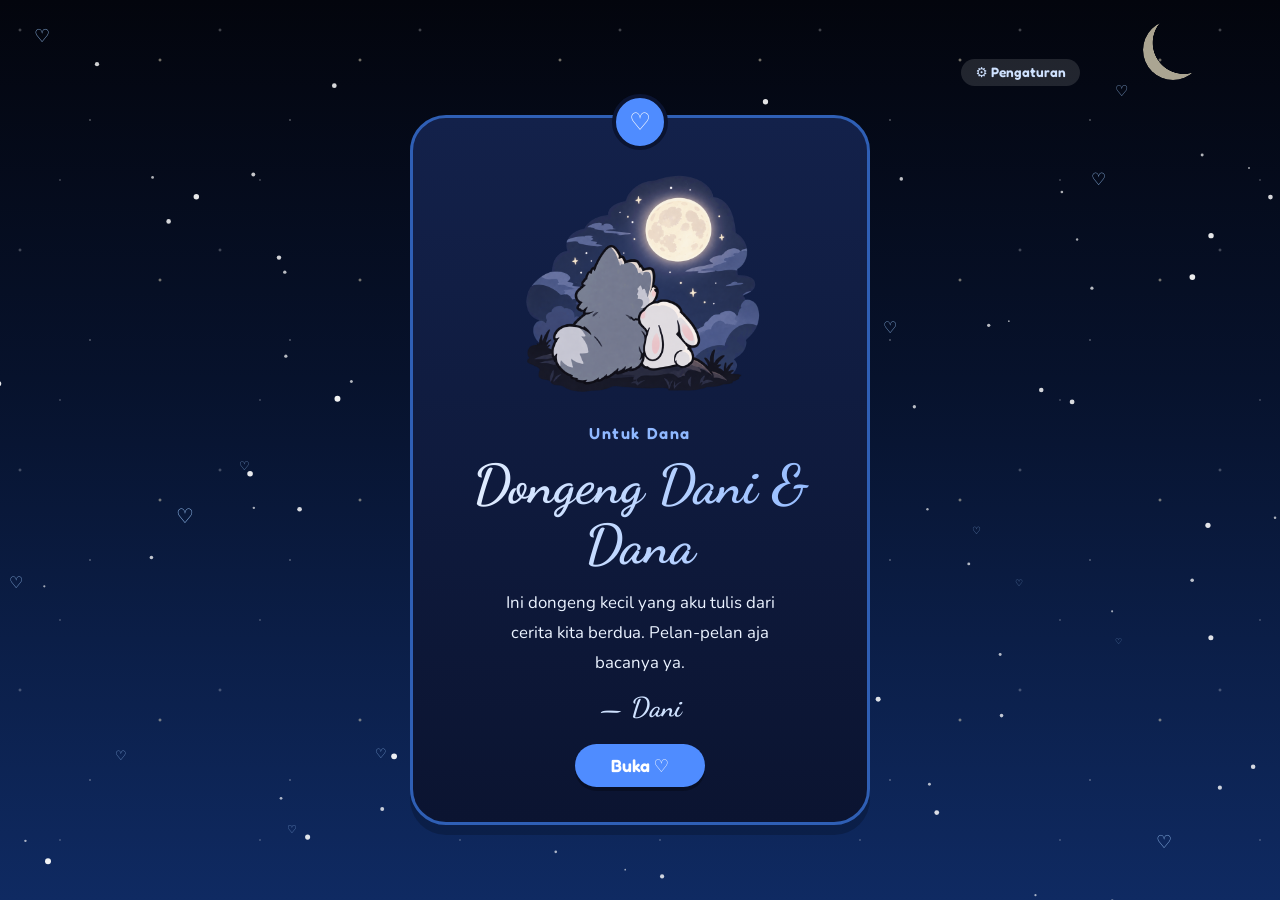
<file: index.html>
<!DOCTYPE html>
<html lang="id">
<head>
<meta charset="utf-8">
<meta name="viewport" content="width=device-width, initial-scale=1, viewport-fit=cover">
<meta name="description" content="Cerita kecil tentang kita berdua, serigala dan kelinci yang berbagi satu bulan.">
<!-- Pratinjau link (WhatsApp dll). GANTI DOMAINMU.com dengan alamat website yang asli -->
<meta property="og:type" content="website">
<meta property="og:title" content="Dongeng Dani &amp; Dana">
<meta property="og:description" content="Cerita kecil tentang kita berdua, serigala dan kelinci yang berbagi satu bulan.">
<meta property="og:image" content="https://danuy-coder.github.io/thumbnail.jpg">
<meta property="og:image:width" content="1200">
<meta property="og:image:height" content="630">
<meta property="og:url" content="https://danuy-coder.github.io/">
<meta name="twitter:card" content="summary_large_image">
<title>Dongeng Bulan Malam</title>
<link rel="icon" href="data:image/svg+xml,<svg xmlns='http://www.w3.org/2000/svg' viewBox='0 0 100 100'><text y='.9em' font-size='90'>🌙</text></svg>">
<link rel="preconnect" href="https://fonts.googleapis.com">
<link href="https://fonts.googleapis.com/css2?family=Cairo:wght@400;600;700&family=Dancing+Script:wght@700&family=Fredoka:wght@500;600&family=Nunito:wght@400;600;700&display=swap" rel="stylesheet">
<link rel="stylesheet" href="style.css">
</head>
<body>
<div class="bgl" id="b-morning"></div><div class="bgl" id="b-rain"></div><div class="bgl" id="b-wind"></div>
<div class="stars" aria-hidden="true"></div>
<canvas id="snow" aria-hidden="true"></canvas>
<div class="birds" aria-hidden="true"><svg viewBox="0 0 40 16"><path d="M2 13 Q10 0 20 10 Q30 0 38 13"/></svg><svg viewBox="0 0 40 16"><path d="M2 13 Q10 0 20 10 Q30 0 38 13"/></svg><svg viewBox="0 0 40 16"><path d="M2 13 Q10 0 20 10 Q30 0 38 13"/></svg></div>
<main id="app"></main>
<script src="episodes.js"></script>
<script src="fx.js"></script>
<script src="app.js"></script>
</body>
</html>
</file>
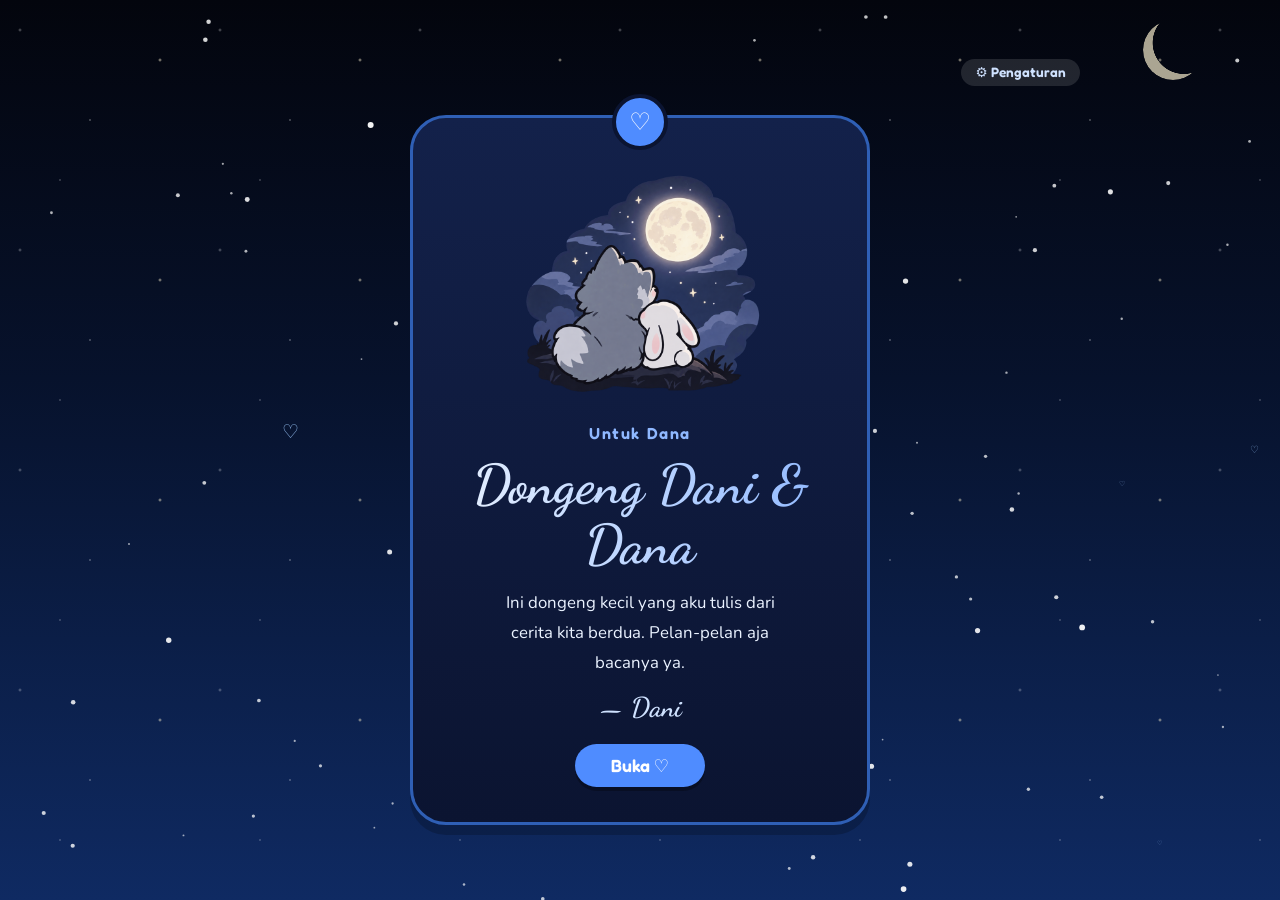
<file: indexv2.html>
<!DOCTYPE html>
<html lang="id">
<head>
<meta charset="utf-8">
<meta name="viewport" content="width=device-width, initial-scale=1, viewport-fit=cover">
<title>Dongeng Bulan Malam</title>
<link rel="icon" href="data:image/svg+xml,<svg xmlns='http://www.w3.org/2000/svg' viewBox='0 0 100 100'><text y='.9em' font-size='90'>🌙</text></svg>">
<link rel="preconnect" href="https://fonts.googleapis.com">
<link href="https://fonts.googleapis.com/css2?family=Cairo:wght@400;600;700&family=Dancing+Script:wght@700&family=Fredoka:wght@500;600&family=Nunito:wght@400;600;700&display=swap" rel="stylesheet">
<link rel="stylesheet" href="style.css">
</head>
<body>
<div class="bgl" id="b-morning"></div><div class="bgl" id="b-rain"></div><div class="bgl" id="b-wind"></div>
<div class="stars" aria-hidden="true"></div>
<canvas id="snow" aria-hidden="true"></canvas>
<div class="birds" aria-hidden="true"><svg viewBox="0 0 40 16"><path d="M2 13 Q10 0 20 10 Q30 0 38 13"/></svg><svg viewBox="0 0 40 16"><path d="M2 13 Q10 0 20 10 Q30 0 38 13"/></svg><svg viewBox="0 0 40 16"><path d="M2 13 Q10 0 20 10 Q30 0 38 13"/></svg></div>
<main id="app"></main>
<script src="episodes.js"></script>
<script src="fx.js"></script>
<script src="app.js"></script>
</body>
</html>
</file>
<file: style.css>
:root{--night:#1b2347;--night2:#2a3566;--moon:#f7e8bd;--paper:#fffaf3;--ink:#2b2f4a;--wolf:#7b8299;--blush:#f5c2c7;--r:28px}
*{box-sizing:border-box;margin:0}
html{-webkit-text-size-adjust:100%}
body{min-height:100vh;min-height:100dvh;font:400 1.05rem/1.75 'Nunito',system-ui,sans-serif;color:var(--paper);background:radial-gradient(120% 80% at 80% 0%,var(--night2),var(--night) 60%);padding:env(safe-area-inset-top) env(safe-area-inset-right) env(safe-area-inset-bottom) env(safe-area-inset-left)}
.stars{position:fixed;inset:0;pointer-events:none;background-image:radial-gradient(2px 2px at 20px 30px,#fff8,transparent),radial-gradient(1.5px 1.5px at 90px 120px,#fff9,transparent),radial-gradient(2px 2px at 160px 60px,var(--moon),transparent),radial-gradient(1.5px 1.5px at 60px 180px,#fff7,transparent);background-size:200px 220px;opacity:.7;animation:tw 6s ease-in-out infinite alternate}
@keyframes tw{to{opacity:.35}}
h1,h2,h3,button{font-family:'Fredoka',system-ui,sans-serif;font-weight:600}
.wrap{position:relative;max-width:960px;margin:0 auto;padding:clamp(1rem,4vw,2.5rem)}
.hero{display:grid;gap:1rem;justify-items:center;text-align:center;padding:1rem 0 2rem}
.hero img{width:min(300px,70vw);height:auto;animation:float 5s ease-in-out infinite}
@keyframes float{50%{transform:translateY(-10px) rotate(1.5deg)}}
.hero h1{font-size:clamp(2rem,7vw,3.4rem);line-height:1.15;color:var(--moon)}
.hero p{max-width:34ch;opacity:.85}
.list{display:grid;grid-template-columns:repeat(auto-fill,minmax(min(100%,260px),1fr));gap:1.1rem;list-style:none;padding:0}
.card{display:flex;flex-direction:column;gap:.6rem;height:100%;width:100%;text-align:left;cursor:pointer;color:var(--ink);background:var(--paper);border:0;border-radius:var(--r);padding:1rem 1rem 1.2rem;box-shadow:0 8px 0 #0004;transition:transform .15s}
.card:hover{transform:translateY(-4px) rotate(-.5deg)}
.card:active{transform:translateY(2px);box-shadow:0 4px 0 #0004}
.card .pic{aspect-ratio:1;border-radius:20px;background:var(--night);display:grid;place-items:center;overflow:hidden}
.card .pic img{width:88%;height:88%;object-fit:contain}
.card h3{font-size:1.2rem;line-height:1.3}
.card small{font:600 .85rem 'Nunito';color:var(--wolf)}
.card.soon{opacity:.55;cursor:default;box-shadow:none}
button:focus-visible{outline:3px solid var(--moon);outline-offset:3px}
/* pembaca */
.top{display:flex;justify-content:space-between;align-items:center;gap:1rem;margin-bottom:1rem}
.pill{border:0;border-radius:999px;padding:.55rem 1.1rem;font-size:1rem;cursor:pointer;background:var(--moon);color:var(--ink);box-shadow:0 4px 0 #0004}
.pill:active{transform:translateY(2px);box-shadow:0 2px 0 #0004}
.pill[disabled]{opacity:.35;cursor:default}
.ttl{font-size:clamp(1rem,3.5vw,1.3rem);color:var(--moon);text-align:end}
.stage{display:grid;gap:1.2rem;align-items:center;grid-template-columns:1fr}
.stage .art{display:grid;place-items:center}
.stage .art img{width:min(420px,78vw);height:auto;animation:float 6s ease-in-out infinite}
.say{background:var(--paper);color:var(--ink);border-radius:var(--r);padding:1.3rem 1.5rem;font-size:clamp(1.05rem,2.6vw,1.25rem);box-shadow:0 8px 0 #0004;min-height:9rem;animation:pop .35s ease}
@keyframes pop{from{transform:scale(.96);opacity:0}}
@media(min-width:760px){.stage{grid-template-columns:1fr 1fr;gap:2rem}}
.nav{display:flex;align-items:center;justify-content:space-between;gap:.8rem;margin-top:1.5rem}
.dots{display:flex;gap:.5rem;flex-wrap:wrap;justify-content:center}
.dots i{width:10px;height:10px;border-radius:50%;background:#fff4}
.dots i.on{background:var(--moon);transform:scale(1.3)}
.end{text-align:center;display:grid;gap:1rem;justify-items:center}
@media(prefers-reduced-motion:reduce){*{animation:none!important;transition:none!important}}
/* ===== tema romantis halaman utama ===== */
body{background:linear-gradient(180deg,#1b2347 0%,#3b3066 50%,#7a4478 100%) fixed}
.halo{position:relative;display:grid;place-items:center;width:min(360px,80vw)}
.halo::before{content:"";position:absolute;width:115%;aspect-ratio:1;border-radius:50%;background:radial-gradient(circle,#f7e8bdcc 0%,#f5c2c766 40%,transparent 70%);filter:blur(6px)}
.halo img{position:relative;width:100%}
.hearts i{position:absolute;bottom:10%;font-style:normal;color:var(--blush);opacity:0;animation:rise 6s ease-in infinite}
.hearts i:nth-child(1){left:8%}.hearts i:nth-child(2){left:24%;animation-delay:1.4s;font-size:1.4rem}
.hearts i:nth-child(3){right:20%;animation-delay:2.6s}.hearts i:nth-child(4){right:6%;animation-delay:3.8s;font-size:1.5rem}
.hearts i:nth-child(5){left:48%;animation-delay:5s;font-size:.9rem}
@keyframes rise{0%{transform:translateY(0) scale(.7);opacity:0}20%{opacity:.9}100%{transform:translateY(-190px) scale(1.2);opacity:0}}
.hero h1{font-family:'Dancing Script','Fredoka',cursive;font-weight:700;font-size:clamp(2.8rem,11vw,4.8rem);text-shadow:0 0 24px #f5c2c7aa}
.hero p{font-size:1.1rem;color:#fbe3e8}
.sep{text-align:center;color:var(--blush);font:600 1.1rem 'Fredoka',sans-serif;margin:.5rem 0 1.4rem}
.card{background:linear-gradient(180deg,#fffaf3,#fdeef0);border:3px solid #f5c2c7;box-shadow:0 8px 0 #0003,0 0 28px #f5c2c733;position:relative}
.card .pic{background:linear-gradient(160deg,var(--night2),#5a3d7a)}
.card:not(.soon)::after{content:"♡";position:absolute;top:1.2rem;right:1.3rem;color:#e58ba0;font-size:1.3rem;transition:transform .2s}
.card:not(.soon):hover::after{transform:scale(1.4)}
/* ===== layout jalur episode ===== */
.trail{list-style:none;padding:0;position:relative;max-width:760px;margin:0 auto;display:grid;gap:1.8rem}
.trail::before{content:"";position:absolute;top:0;bottom:0;inset-inline-start:46px;border-inline-start:3px dotted #f5c2c799}
.stop{display:grid;grid-template-columns:92px 1fr;align-items:center;gap:1rem;width:100%;border:0;background:none;padding:0;color:var(--ink);text-align:start;cursor:pointer}
.bubble{position:relative;grid-column:1;grid-row:1;width:92px;height:92px;border-radius:50%;background:linear-gradient(160deg,var(--night2),#5a3d7a);border:4px solid var(--blush);box-shadow:0 0 22px #f5c2c766;display:grid;place-items:center;transition:transform .2s}
.bubble img{width:80%;height:80%;object-fit:contain}
.no{position:absolute;inset-inline-end:-4px;bottom:-2px;width:28px;height:28px;border-radius:50%;display:grid;place-items:center;font:600 .9rem 'Fredoka';background:var(--blush);color:var(--ink)}
.lbl{grid-column:2;grid-row:1;background:linear-gradient(180deg,#fffaf3,#fdeef0);border-radius:var(--r);padding:.9rem 1.2rem;box-shadow:0 6px 0 #0003}
.lbl h3{font-size:1.15rem;line-height:1.3}.lbl small{font:600 .85rem 'Nunito';color:var(--wolf)}
.stop:hover .bubble{transform:scale(1.08) rotate(-4deg)}
.stop.soon{opacity:.5;cursor:default}
@media(min-width:620px){
  .trail::before{inset-inline-start:50%}
  .stop{grid-template-columns:1fr 92px 1fr;gap:1.4rem}
  .bubble{grid-column:2}
  .trail li:nth-child(odd) .lbl{grid-column:1;text-align:end}
  .trail li:nth-child(even) .lbl{grid-column:3}
}
/* ===== versi clean: tanpa glow ===== */
.halo::before{display:none}
.hero h1{text-shadow:none}
.bubble{box-shadow:0 6px 0 #0003}
.card{box-shadow:0 8px 0 #0003}
/* ===== pilihan bahasa ===== */
.lang{display:flex;justify-content:flex-end;gap:.4rem;margin-bottom:.8rem}
.lang .pill{font-size:.85rem;padding:.3rem .8rem;box-shadow:none}
.lang .pill[aria-pressed="false"]{background:#ffffff26;color:var(--paper)}
[dir="rtl"] body,[dir="rtl"] h1,[dir="rtl"] h2,[dir="rtl"] h3,[dir="rtl"] button,[dir="rtl"] .lbl small,[dir="rtl"] .sep,[dir="rtl"] .no{font-family:'Cairo','Nunito',system-ui,sans-serif}
[dir="rtl"] .hero h1{font-weight:700;line-height:1.5}
/* ===== poles tampilan (tanpa glow) ===== */
::selection{background:var(--blush);color:var(--ink)}
body::before{content:"";position:fixed;top:4vh;inset-inline-end:6vw;width:clamp(54px,9vw,96px);aspect-ratio:1;border-radius:50%;background:var(--moon);-webkit-mask:radial-gradient(circle at 68% 38%,transparent 56%,#000 57%);mask:radial-gradient(circle at 68% 38%,transparent 56%,#000 57%);opacity:.9;pointer-events:none}
.wrap{padding-top:clamp(1.2rem,5vw,2.5rem)}
/* hero */
.halo::after{content:"";position:absolute;bottom:2%;width:62%;height:16px;border-radius:50%;background:#0000003a;filter:blur(8px);z-index:0}
.halo img{z-index:1}
.hero h1{letter-spacing:.01em}
.sep{display:flex;align-items:center;gap:1rem;max-width:420px;margin:.5rem auto 1.8rem}
.sep::before,.sep::after{content:"";flex:1;height:2px;border-radius:2px;background:linear-gradient(90deg,transparent,#f5c2c799)}
.sep::after{transform:scaleX(-1)}
/* jalur episode */
.trail::before{border-inline-start-width:4px;border-inline-start-style:dotted;opacity:.8}
.bubble{border-width:5px;outline:3px solid #ffffff2e;outline-offset:4px;transition:transform .25s cubic-bezier(.3,1.5,.6,1)}
.lbl{position:relative;border:2px solid #f5c2c7;transition:transform .2s,box-shadow .2s}
.lbl::before{content:"";position:absolute;top:50%;inset-inline-start:-9px;width:16px;height:16px;background:#fef4f1;border:2px solid #f5c2c7;border-width:0 0 2px 2px;transform:translateY(-50%) rotate(45deg)}
[dir="rtl"] .lbl::before{transform:translateY(-50%) rotate(-135deg)}
@media(min-width:620px){
  .trail li:nth-child(odd) .lbl::before{inset-inline-start:auto;inset-inline-end:-9px;transform:translateY(-50%) rotate(225deg)}
  [dir="rtl"] .trail li:nth-child(odd) .lbl::before{transform:translateY(-50%) rotate(45deg)}
  [dir="rtl"] .trail li:nth-child(even) .lbl::before{transform:translateY(-50%) rotate(-135deg)}
}
.stop:not(.soon):hover .lbl{transform:translateY(-3px);box-shadow:0 9px 0 #0003}
.stop:not(.soon):active .lbl{transform:translateY(2px);box-shadow:0 3px 0 #0003}
.stop:focus-visible{outline:3px solid var(--moon);outline-offset:6px;border-radius:var(--r)}
.lbl h3{color:#3a2f63}
/* pembaca */
.stage .art{background:linear-gradient(170deg,#2a3566,#4b3a78);border:3px solid #ffffff26;border-radius:36px;padding:clamp(1rem,4vw,2rem);box-shadow:0 8px 0 #0003}
.say{position:relative;border:2px solid #f5c2c7;background:linear-gradient(180deg,#fffaf3,#fdf0f0);line-height:1.85}
.say::after{content:"♡";position:absolute;bottom:.7rem;inset-inline-end:1rem;color:#e58ba0;font-size:1.1rem}
[dir="ltr"] .say::first-letter{font:700 2.3em/.9 'Dancing Script',cursive;color:#d9708a;padding-inline-end:.05em}
.pill{transition:transform .15s,box-shadow .15s}
.pill:not([disabled]):hover{transform:translateY(-2px);box-shadow:0 6px 0 #0004}
.dots{gap:.45rem}
.dots i{transition:width .25s,background .25s;border-radius:999px}
.dots i.on{width:26px;transform:none;background:var(--blush)}
.nav{margin-top:1.8rem}
/* ===== versi untuk Dana: lebih hangat + halaman pembuka ===== */
body{background:linear-gradient(180deg,#2b2352 0%,#5b3f86 48%,#b8678f 100%) fixed}
.cover{min-height:100vh;min-height:100dvh;display:flex;flex-direction:column;justify-content:center}
.letter{max-width:460px;width:100%;margin:1rem auto;background:var(--paper);color:var(--ink);border:3px solid var(--blush);border-radius:36px;padding:2rem 1.6rem 2.2rem;text-align:center;display:grid;gap:.8rem;justify-items:center;box-shadow:0 10px 0 #0003}
.letter .halo{width:min(260px,66vw)}
.letter .halo::after{display:none}
.to{font:600 1rem 'Fredoka',sans-serif;letter-spacing:.1em;color:#e58ba0}
.letter h1{font:700 clamp(2.4rem,10vw,3.4rem)/1.1 'Dancing Script','Fredoka',cursive;color:#8a3f66}
.note{max-width:30ch;line-height:1.8}
.from{font:700 1.7rem 'Dancing Script',cursive;color:#8a3f66}
.pill.big{font-size:1.1rem;padding:.7rem 2.2rem;background:#e58ba0;color:#fff;margin-top:.4rem}
.foot{text-align:center;margin-top:2.4rem;color:#fbe3e8;font-size:.95rem}
[dir="rtl"] .to,[dir="rtl"] .letter h1,[dir="rtl"] .from{font-family:'Cairo',sans-serif;letter-spacing:0;line-height:1.5}
/* ===== animasi & tampilan baru ===== */
#snow{position:fixed;inset:0;width:100%;height:100%;pointer-events:none;z-index:0}
.wrap{z-index:1}
.lang .pill[aria-pressed="true"]{background:var(--moon)}
.lang #mus{margin-inline-end:auto}
@keyframes up{from{opacity:0;transform:translateY(22px)}}
@keyframes drop{from{opacity:0;transform:translateY(-50px) rotate(-3deg) scale(.94)}}
@keyframes shine{to{background-position:-200% 0}}
@keyframes bob{50%{transform:translateY(-5px)}}
@keyframes beat{50%{transform:scale(1.06)}}
@keyframes fadein{from{opacity:0;transform:scale(.92)}}
@keyframes shoot{0%{transform:translate(0,0) rotate(25deg);opacity:0}2%{opacity:1}12%{transform:translate(70vw,32vw) rotate(25deg);opacity:0}100%{opacity:0}}
body::after{content:"";position:fixed;top:8%;inset-inline-start:-10%;width:120px;height:2px;background:linear-gradient(90deg,transparent,#fff);opacity:0;pointer-events:none;animation:shoot 9s ease-in 3s infinite}
.hero .halo,.hero h1,.hero p,.sep,.foot{animation:up .8s both}
.hero h1{animation-delay:.15s}.hero p{animation-delay:.3s}.sep{animation-delay:.45s}.foot{animation-delay:1s}
.trail li{animation:up .8s both;animation-delay:calc(var(--i)*.14s + .5s)}
.bubble img{animation:bob 4s ease-in-out infinite;animation-delay:calc(var(--i,0)*-.7s)}
.hero h1{background:linear-gradient(90deg,#f7e8bd,#f5c2c7,#f7e8bd);background-size:200% 100%;-webkit-background-clip:text;background-clip:text;color:transparent;animation:up .8s .15s both,shine 7s linear 1s infinite}
.letter{position:relative;animation:drop 1s cubic-bezier(.2,1.3,.4,1) both}
.letter::before{content:"♡";position:absolute;top:-24px;left:50%;translate:-50% 0;width:48px;height:48px;border-radius:50%;display:grid;place-items:center;background:#e58ba0;color:#fff;font-size:1.5rem;border:4px solid var(--paper);animation:beat 2.4s ease-in-out infinite}
.letter>*{animation:up .8s both}
.letter>*:nth-child(2){animation-delay:.5s}.letter>*:nth-child(3){animation-delay:.65s}.letter>*:nth-child(4){animation-delay:.8s}.letter>*:nth-child(5){animation-delay:.95s}.letter>*:nth-child(6){animation-delay:1.1s}
.letter h1{background:linear-gradient(90deg,#8a3f66,#e58ba0,#8a3f66);background-size:200% 100%;-webkit-background-clip:text;background-clip:text;color:transparent;animation:up .8s .65s both,shine 7s linear 1.5s infinite}
.pill.big{animation:up .8s 1.1s both,beat 2.6s ease-in-out 2s infinite}
.stage .art img{animation:fadein .6s both,float 6s ease-in-out .6s infinite}
.stage .art{animation:fadein .5s both}
.say{animation:up .5s .1s both}
/* ===== tema biru & hitam (warna favorit Dana) ===== */
:root{--blush:#9fcbff;--moon:#f3e9c9}
body{background:linear-gradient(180deg,#03050d 0%,#07122c 42%,#0f2a62 100%) fixed}
body::before{width:clamp(38px,6vw,60px);top:2.2vh;opacity:.7}
.hero p{color:#cfe2ff}
.sep::before,.sep::after{background:linear-gradient(90deg,transparent,#5f95e0aa)}
.foot{color:#8fb2e6}
.hero h1,.letter h1{background-image:linear-gradient(90deg,#e8f1ff,#8fb8ff,#e8f1ff)}
.trail::before{border-inline-start-color:#2f5fb5}
.bubble{background:linear-gradient(160deg,#0c1a40,#1a3a7a)}
.no{background:#9fcbff;color:#071230}
.lbl,.say,.letter{background:linear-gradient(180deg,#13214a,#0b1431);border-color:#2f5fb5;color:#eaf2ff}
.lbl h3{color:#eaf2ff}
.lbl small{color:#8fb2e6}
.lbl::before{background:#101c3f;border-color:#2f5fb5}
.stage .art{background:linear-gradient(170deg,#0a1636,#16306a);border-color:#2f5fb555}
.say::after{color:#7fb2ff}
[dir="ltr"] .say::first-letter{color:#9fcbff}
.pill{background:#cfe2ff;color:#071230}
.lang .pill[aria-pressed="false"]{background:#ffffff1f;color:#cfe2ff}
.lang .pill[aria-pressed="true"]{background:#cfe2ff}
.pill.big{background:#4f8cff;color:#fff}
.ttl{color:#cfe2ff}
.letter::before{background:#4f8cff;border-color:#0b1431}
.to{color:#8fb8ff}
.from{color:#cfe2ff}
.dots i{background:#ffffff33}
/* ===== panel pengaturan ===== */
.settings{position:relative;z-index:20;display:flex;justify-content:flex-end;margin-bottom:.8rem}
.settings>.pill{font-size:.85rem;padding:.35rem .9rem;box-shadow:none;background:#ffffff1f;color:#cfe2ff}
.panel{position:absolute;top:calc(100% + .5rem);inset-inline-end:0;width:min(300px,86vw);background:#0b1431;color:#eaf2ff;border:2px solid #2f5fb5;border-radius:22px;padding:.9rem 1.1rem 1rem;box-shadow:0 10px 0 #0005;animation:pop .25s ease}
.panel[hidden]{display:none}
.ph{font:600 .8rem 'Fredoka',sans-serif;letter-spacing:.06em;color:#8fb2e6;margin:.5rem 0 .4rem}
.langs{display:flex;gap:.4rem;flex-wrap:wrap}
.langs .pill{font-size:.85rem;padding:.3rem .8rem;box-shadow:none;background:#ffffff1f;color:#cfe2ff}
.langs .pill[aria-pressed="true"]{background:#cfe2ff;color:#071230}
.row{display:flex;justify-content:space-between;align-items:center;padding:.35rem 0}
.sw{width:48px;height:28px;border:0;border-radius:999px;background:#ffffff33;position:relative;cursor:pointer;transition:background .2s}
.sw i{position:absolute;top:3px;inset-inline-start:3px;width:22px;height:22px;border-radius:50%;background:#fff;transition:inset-inline-start .2s}
.sw[aria-checked="true"]{background:#4f8cff}
.sw[aria-checked="true"] i{inset-inline-start:23px}
/* ===== suasana per halaman (scene) ===== */
.bgl{position:fixed;inset:0;z-index:-1;opacity:0;transition:opacity 1.4s;pointer-events:none}
#b-morning{background:linear-gradient(180deg,#5aa6ff 0%,#9bcaff 55%,#f6e3c4 100%)}
#b-rain{background:linear-gradient(180deg,#070b16 0%,#16243d 55%,#2a3d5e 100%)}
#b-wind{background:linear-gradient(180deg,#2f5a99 0%,#7ea3d4 55%,#c9dcf0 100%)}
body[data-scene="morning"] #b-morning,body[data-scene="rain"] #b-rain,body[data-scene="wind"] #b-wind{opacity:1}
body[data-scene="morning"] .stars,body[data-scene="wind"] .stars,body[data-scene="rain"] .stars{animation:none;opacity:0}
body[data-scene="morning"]::after,body[data-scene="wind"]::after,body[data-scene="rain"]::after{display:none}
body::before{transition:opacity .8s}
body[data-scene="wind"]::before,body[data-scene="rain"]::before{opacity:0}
body[data-scene="morning"]::before{-webkit-mask:none;mask:none;width:clamp(64px,13vw,100px);top:5vh;background:#ffe8a3;opacity:1}
body[data-scene="morning"] :is(.ttl),body[data-scene="wind"] .ttl{color:#0b2a5c}
body[data-scene="morning"] .dots i,body[data-scene="wind"] .dots i{background:#0b2a5c44}
body[data-scene="morning"] .dots i.on,body[data-scene="wind"] .dots i.on{background:#0b2a5c}
body[data-scene="morning"] :is(.nav,.top) .pill,body[data-scene="wind"] :is(.nav,.top) .pill{background:#0b2a5c;color:#fff}
body[data-scene="morning"] .settings>.pill,body[data-scene="wind"] .settings>.pill{background:#ffffff99;color:#0b2a5c}
.birds svg{position:fixed;left:0;top:12%;width:34px;height:14px;fill:none;stroke:#0b2a5c;stroke-width:2.4;stroke-linecap:round;opacity:0;pointer-events:none}
.birds svg:nth-child(2){top:21%;width:26px;animation-delay:-6s!important}
.birds svg:nth-child(3){top:8%;width:20px;animation-delay:-12s!important}
.birds path{transform-box:fill-box;transform-origin:center;animation:flap .5s ease-in-out infinite alternate}
body[data-scene="morning"] .birds svg{opacity:.8;animation:fly 18s linear infinite}
@keyframes fly{from{transform:translateX(-12vw)}to{transform:translateX(112vw)}}
@keyframes flap{to{transform:scaleY(.5)}}
</file>
